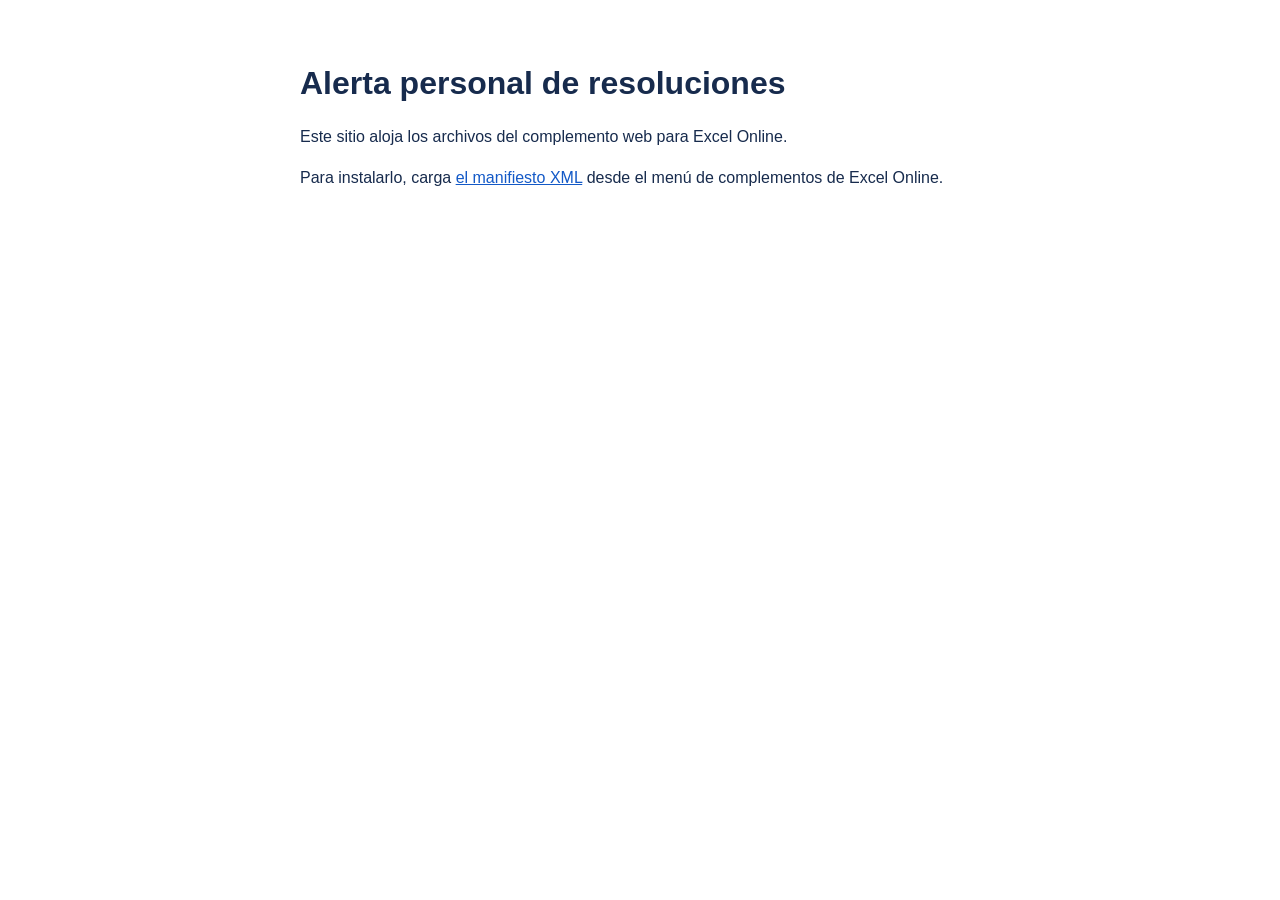
<file: index.html>
<!doctype html>
<html lang="es">
<head>
  <meta charset="utf-8">
  <meta name="viewport" content="width=device-width, initial-scale=1">
  <title>Alerta personal de resoluciones</title>
  <style>
    body { max-width: 680px; margin: 64px auto; padding: 0 24px; color: #172b4d; font: 16px/1.6 "Segoe UI", Arial, sans-serif; }
    h1 { line-height: 1.2; }
    a { color: #1359c7; }
  </style>
</head>
<body>
  <h1>Alerta personal de resoluciones</h1>
  <p>Este sitio aloja los archivos del complemento web para Excel Online.</p>
  <p>Para instalarlo, carga <a href="manifest.xml">el manifiesto XML</a> desde el menú de complementos de Excel Online.</p>
</body>
</html>
</file>
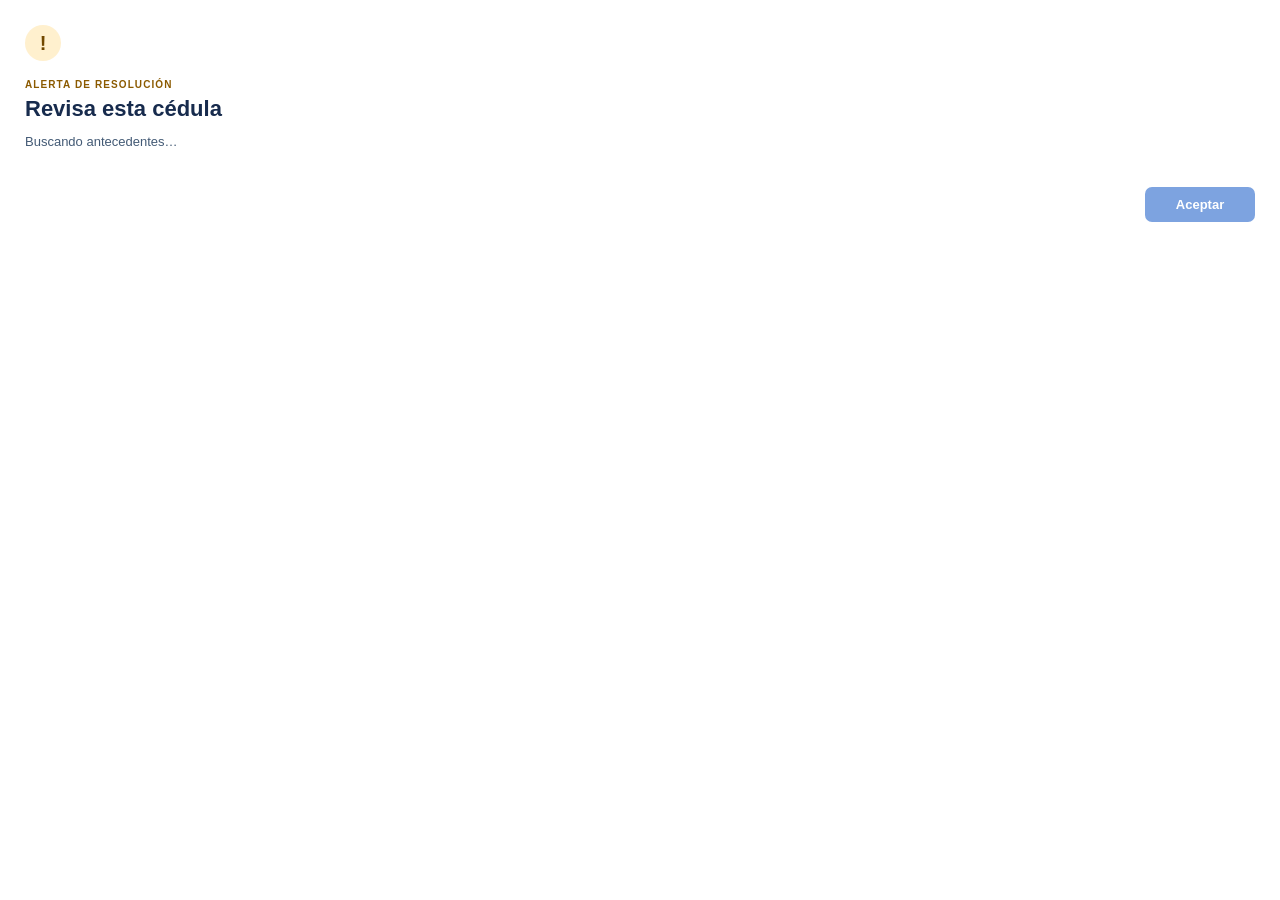
<file: alert.html>
<!doctype html>
<html lang="es">
<head>
  <meta charset="utf-8">
  <meta name="viewport" content="width=device-width, initial-scale=1">
  <title>Revisa esta resolución</title>
  <link rel="stylesheet" href="alert.css?v=1.8.0">
  <script src="https://appsforoffice.microsoft.com/lib/1/hosted/office.js"></script>
  <script defer src="alert.js?v=1.8.0"></script>
</head>
<body>
  <main class="dialog" aria-live="polite">
    <div class="icon" aria-hidden="true">!</div>
    <p class="eyebrow">ALERTA DE RESOLUCIÓN</p>
    <h1>Revisa esta cédula</h1>
    <p id="summary" class="summary">Buscando antecedentes…</p>
    <section id="conflictList" class="conflicts" aria-label="Resoluciones anteriores"></section>
    <button id="acceptButton" type="button" disabled>Aceptar</button>
  </main>
</body>
</html>
</file>
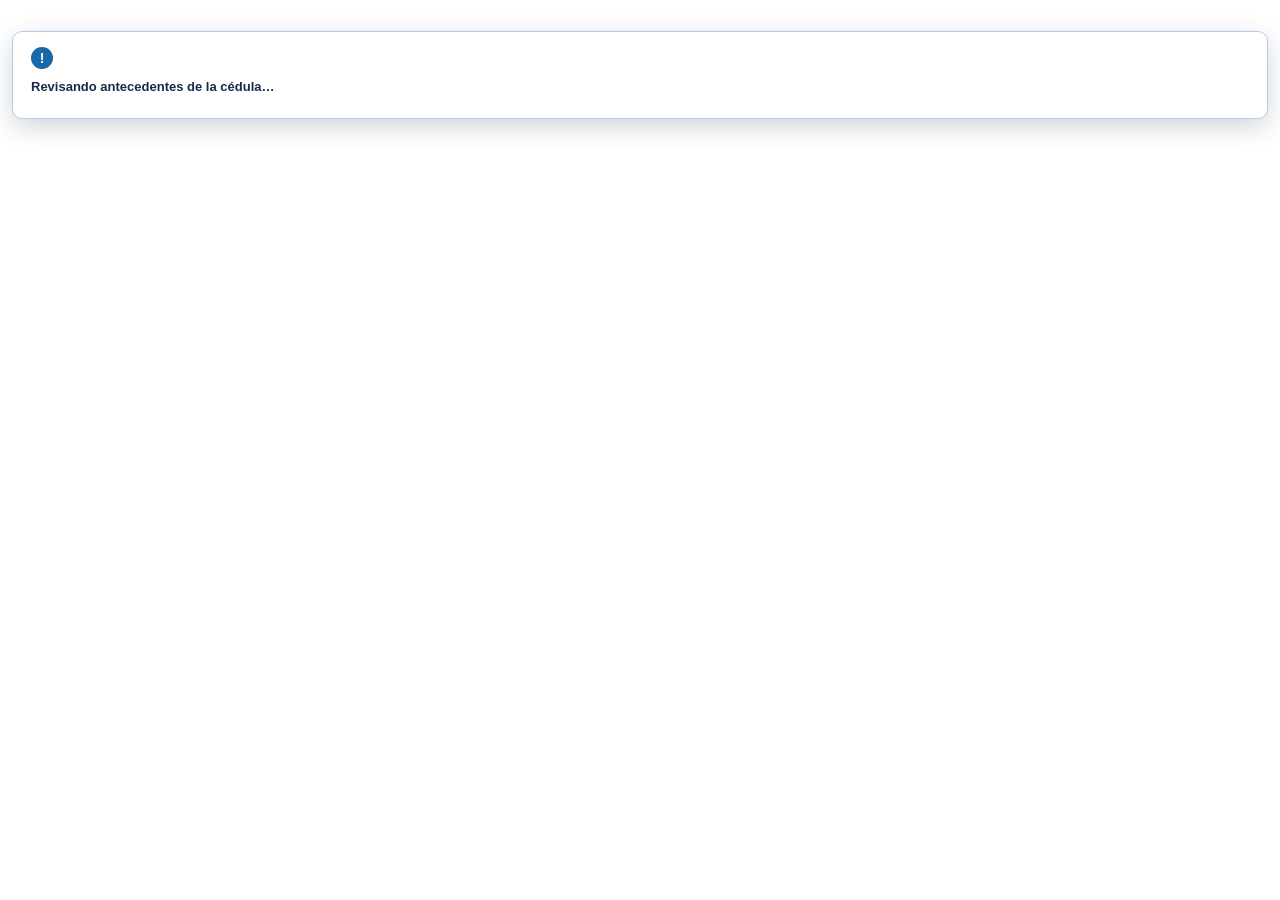
<file: duplicate.html>
<!doctype html>
<html lang="es">
<head>
  <meta charset="utf-8">
  <meta name="viewport" content="width=device-width, initial-scale=1">
  <title>Antecedentes de cédula</title>
  <link rel="stylesheet" href="duplicate.css?v=1.10.0">
  <script src="https://appsforoffice.microsoft.com/lib/1/hosted/office.js"></script>
  <script defer src="duplicate.js?v=1.10.0"></script>
</head>
<body>
  <main class="notice" aria-live="polite">
    <div class="marker" aria-hidden="true">!</div>
    <p id="message">Revisando antecedentes de la cédula…</p>
    <p id="detail" class="detail"></p>
  </main>
</body>
</html>
</file>
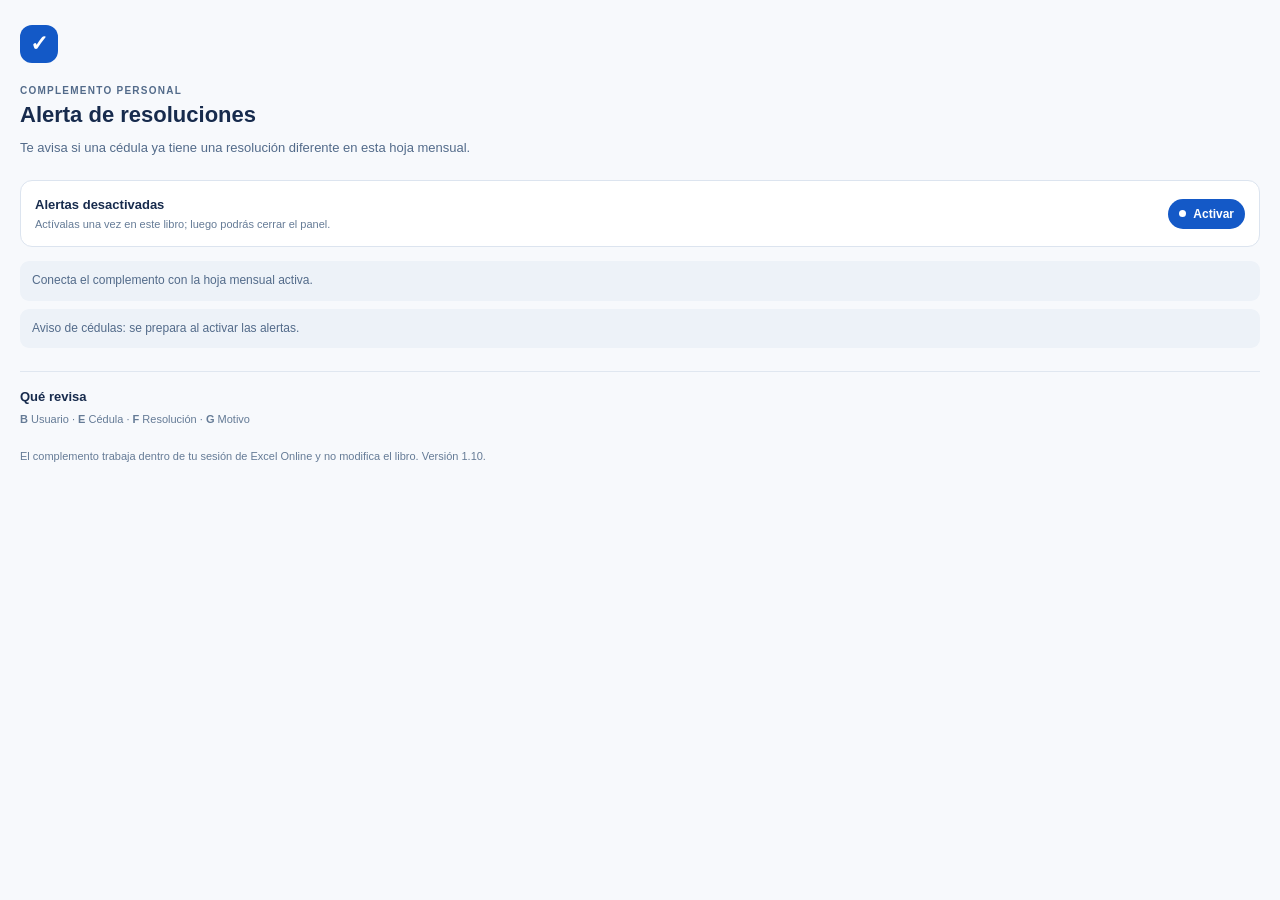
<file: taskpane.html>
<!doctype html>
<html lang="es">
<head>
  <meta charset="utf-8">
  <meta name="viewport" content="width=device-width, initial-scale=1">
  <title>Alerta de resoluciones</title>
  <link rel="stylesheet" href="taskpane.css?v=1.10.0">
  <script src="https://appsforoffice.microsoft.com/lib/1/hosted/office.js"></script>
  <script defer src="taskpane.js?v=1.10.0"></script>
</head>
<body>
  <main class="panel">
    <div class="brand-mark" aria-hidden="true">✓</div>
    <p class="eyebrow">COMPLEMENTO PERSONAL</p>
    <h1>Alerta de resoluciones</h1>
    <p class="intro">Te avisa si una cédula ya tiene una resolución diferente en esta hoja mensual.</p>

    <section class="toggle-card" aria-live="polite">
      <div>
        <strong id="toggleTitle">Alertas desactivadas</strong>
        <p id="toggleHint">Actívalas una vez en este libro; luego podrás cerrar el panel.</p>
      </div>
      <button id="toggleButton" class="toggle" type="button" aria-pressed="false">
        <span class="toggle-dot"></span>
        <span id="toggleLabel">Activar</span>
      </button>
    </section>

    <div id="sheetStatus" class="sheet-status" role="status">Conecta el complemento con la hoja mensual activa.</div>
    <div id="selectionStatus" class="sheet-status selection-status" role="status">Aviso de cédulas: se prepara al activar las alertas.</div>
    <div id="inlineAlert" class="inline-alert" role="alert" hidden></div>
    <div id="inlineDuplicateNotice" class="inline-alert duplicate-notice" role="alert" hidden></div>

    <section class="scope">
      <h2>Qué revisa</h2>
      <p><b>B</b> Usuario · <b>E</b> Cédula · <b>F</b> Resolución · <b>G</b> Motivo</p>
    </section>
    <p class="privacy">El complemento trabaja dentro de tu sesión de Excel Online y no modifica el libro. Versión 1.10.</p>
  </main>
</body>
</html>
</file>
<file: alert.css>
:root { color-scheme: light; font-family: "Segoe UI", Arial, sans-serif; color: #172b4d; background: #fff; }
* { box-sizing: border-box; }
body { margin: 0; min-width: 300px; }
.dialog { padding: 25px 25px 20px; }
.icon { display: grid; place-items: center; width: 36px; height: 36px; border-radius: 50%; color: #724800; background: #fff0ce; font-weight: 800; font-size: 20px; }
.eyebrow { margin: 18px 0 6px; color: #8b5a00; font-size: 10px; letter-spacing: 1.1px; font-weight: 700; }
h1 { margin: 0; font-size: 22px; }
.summary { margin: 10px 0 16px; color: #435a75; font-size: 13px; line-height: 1.5; }
.conflicts { display: grid; gap: 9px; max-height: 245px; overflow: auto; }
.conflict { padding: 11px 12px; border: 1px solid #f1d4a3; border-left: 4px solid #e5a52d; border-radius: 8px; background: #fffaf0; }
.conflict-status { color: #7b4e00; font-size: 11px; font-weight: 800; letter-spacing: .3px; }
.conflict-name { margin-top: 4px; font-size: 13px; font-weight: 700; }
.conflict-motive { margin-top: 4px; color: #596f88; font-size: 12px; line-height: 1.4; overflow-wrap: anywhere; }
.conflict-row { margin-top: 5px; color: #8796a9; font-size: 10px; }
button { display: block; min-width: 110px; margin: 19px 0 0 auto; border: 0; border-radius: 7px; padding: 10px 17px; color: #fff; background: #1359c7; cursor: pointer; font-size: 13px; font-weight: 700; }
button:disabled { opacity: .55; cursor: wait; }
</file>
<file: duplicate.css>
:root { color-scheme: light; font-family: "Segoe UI", Arial, sans-serif; color: #172b4d; background: transparent; }
* { box-sizing: border-box; }
html, body { min-width: 250px; min-height: 150px; margin: 0; background: transparent; }
body { display: grid; place-items: center; padding: 12px; }
.notice { width: 100%; padding: 15px 18px; border: 1px solid #b8c9e3; border-radius: 10px; background: #fff; box-shadow: 0 8px 26px rgba(20, 43, 77, .2); }
.marker { display: grid; width: 22px; height: 22px; margin-bottom: 9px; place-items: center; border-radius: 50%; color: #fff; background: #1769aa; font-size: 14px; font-weight: 700; }
#message { margin: 0; font-size: 13px; font-weight: 600; line-height: 1.45; }
.detail { margin: 7px 0 0; color: #61758e; font-size: 11px; line-height: 1.4; }
</file>
<file: taskpane.css>
:root { color-scheme: light; font-family: "Segoe UI", Arial, sans-serif; color: #172b4d; background: #f7f9fc; }
* { box-sizing: border-box; }
body { margin: 0; min-width: 280px; }
.panel { padding: 25px 20px; }
.brand-mark { display: grid; place-items: center; width: 38px; height: 38px; border-radius: 12px; color: #fff; background: #1359c7; font-weight: 700; font-size: 22px; }
.eyebrow { margin: 22px 0 6px; color: #536b8a; font-size: 10px; letter-spacing: 1.25px; font-weight: 700; }
h1 { margin: 0; font-size: 22px; line-height: 1.2; }
.intro { margin: 10px 0 22px; color: #536b8a; font-size: 13px; line-height: 1.5; }
.toggle-card { display: flex; align-items: center; justify-content: space-between; gap: 12px; padding: 14px; border: 1px solid #dce4ef; border-radius: 12px; background: #fff; }
.toggle-card strong { font-size: 13px; }
.toggle-card p { margin: 4px 0 0; color: #657b96; font-size: 11px; line-height: 1.4; }
.toggle { display: inline-flex; align-items: center; gap: 7px; flex: none; border: 0; border-radius: 999px; padding: 8px 11px; color: #fff; background: #1459c7; cursor: pointer; font-size: 12px; font-weight: 700; }
.toggle[aria-pressed="true"] { background: #16734a; }
.toggle-dot { display: inline-block; width: 7px; height: 7px; border-radius: 50%; background: currentColor; }
.sheet-status { margin-top: 14px; padding: 11px 12px; border-radius: 9px; color: #536b8a; background: #edf2f8; font-size: 12px; line-height: 1.45; }
.sheet-status.ready { color: #155b3d; background: #e7f5ee; }
.sheet-status.error { color: #8e2b25; background: #fff0ee; }
.selection-status { margin-top: 8px; }
.inline-alert { margin-top: 12px; padding: 12px; border: 1px solid #f2c77f; border-radius: 9px; color: #664300; background: #fff8e9; font-size: 12px; line-height: 1.45; }
.inline-alert p { margin: 0; }
.inline-accept { margin-top: 9px; border: 0; border-radius: 6px; padding: 7px 12px; color: #fff; background: #1359c7; cursor: pointer; font-size: 11px; font-weight: 700; }
.inline-alert[hidden] { display: none; }
.duplicate-notice { border-color: #ccd9ef; color: #18345e; background: #f4f8ff; }
.scope { margin-top: 23px; padding-top: 17px; border-top: 1px solid #e0e7f0; }
.scope h2 { margin: 0 0 7px; font-size: 13px; }
.scope p, .privacy { margin: 0; color: #657b96; font-size: 11px; line-height: 1.55; }
.privacy { margin-top: 20px; }
</file>
